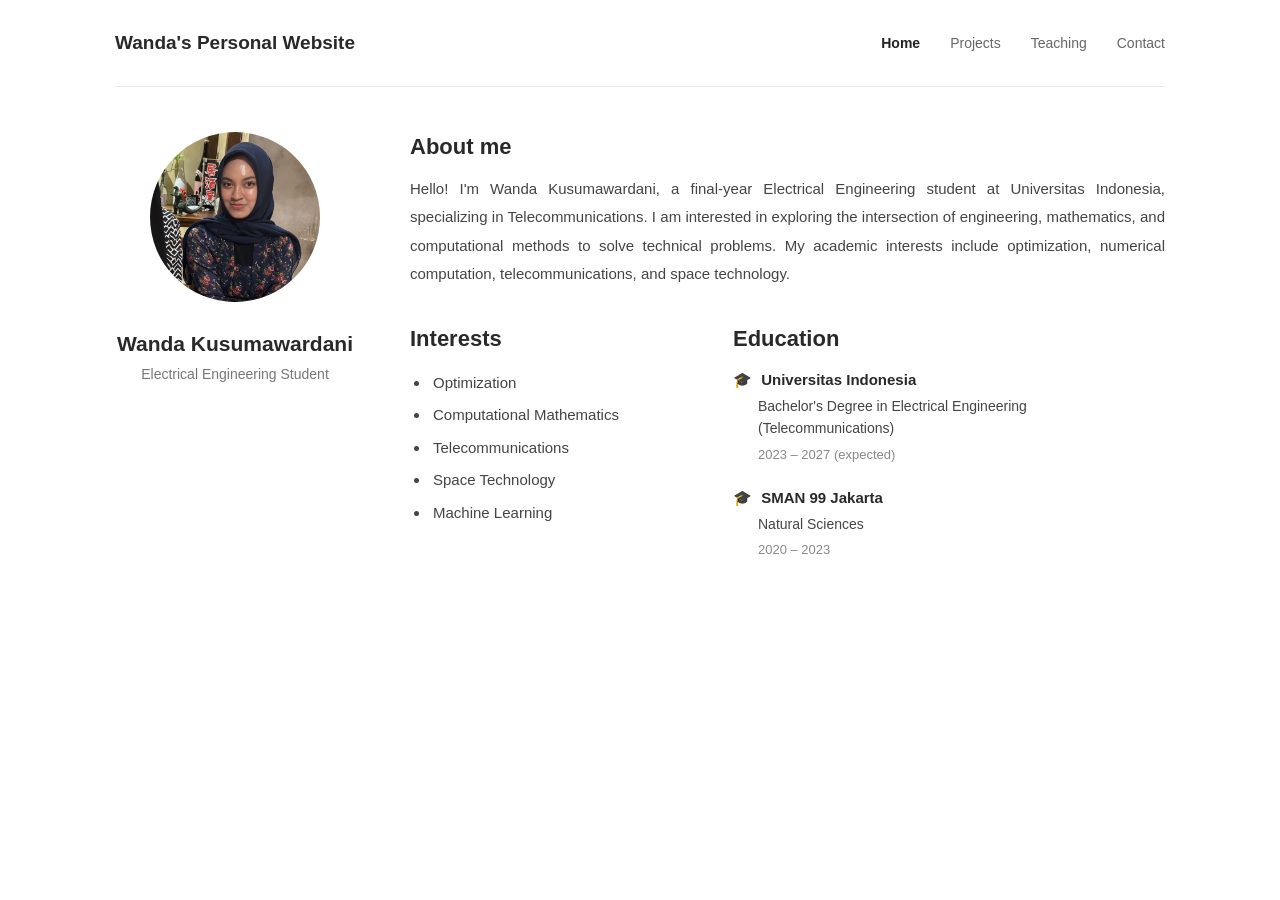
<file: index.html>
<!DOCTYPE html>
<html lang="en">

<head>
    <meta charset="UTF-8">
    <meta name="viewport" content="width=device-width, initial-scale=1.0">

    <title>Wanda's Personal Website</title>

    <link rel="stylesheet" href="css/style.css">
</head>

<body>

<div class="container">

    <nav class="navbar">

        <a href="index.html" class="site-name">
            Wanda's Personal Website
        </a>

        <ul class="nav-links">
            <li><a href="index.html" class="active">Home</a></li>
            <li><a href="projects.html">Projects</a></li>
            <li><a href="teaching.html">Teaching</a></li>
            <li><a href="contact.html">Contact</a></li>
        </ul>

    </nav>

    <main class="home-layout">

        <aside class="profile">

            <img
                src="images/foto_diri_wanda_kebaya.jpg"
                alt="Wanda Kusumawardani"
                class="profile-photo"
            >

            <h1>Wanda Kusumawardani</h1>

            <p class="profile-description">
                Electrical Engineering Student
            </p>

        </aside>

        <div class="main-content">

            <section class="about-section">

                <h2>About me</h2>

                <p>
                    Hello! I'm Wanda Kusumawardani, a final-year
                    Electrical Engineering student at Universitas
                    Indonesia, specializing in Telecommunications.
                    I am interested in exploring the intersection
                    of engineering, mathematics, and computational
                    methods to solve technical problems. My academic
                    interests include optimization, numerical
                    computation, telecommunications, and space
                    technology.
                </p>

            </section>

            <div class="details-layout">

                <section class="interests-section">

                    <h2>Interests</h2>

                    <ul class="content-list">
                        <li>Optimization</li>
                        <li>Computational Mathematics</li>
                        <li>Telecommunications</li>
                        <li>Space Technology</li>
                        <li>Machine Learning</li>
                    </ul>

                </section>

                <section class="education-section">

                    <h2>Education</h2>

                    <div class="education-item">

                        <h3>
                            <span class="education-icon">🎓</span>
                            Universitas Indonesia
                        </h3>

                        <p>
                            Bachelor's Degree in Electrical Engineering
                            (Telecommunications)
                        </p>

                        <span class="education-year">
                            2023 – 2027 (expected)
                        </span>

                    </div>

                    <div class="education-item">

                        <h3>
                            <span class="education-icon">🎓</span>
                            SMAN 99 Jakarta
                        </h3>

                        <p>
                            Natural Sciences
                        </p>

                        <span class="education-year">
                            2020 – 2023
                        </span>

                    </div>

                </section>

            </div>

        </div>

    </main>

    <footer></footer>

</div>

</body>
</html>
</file>
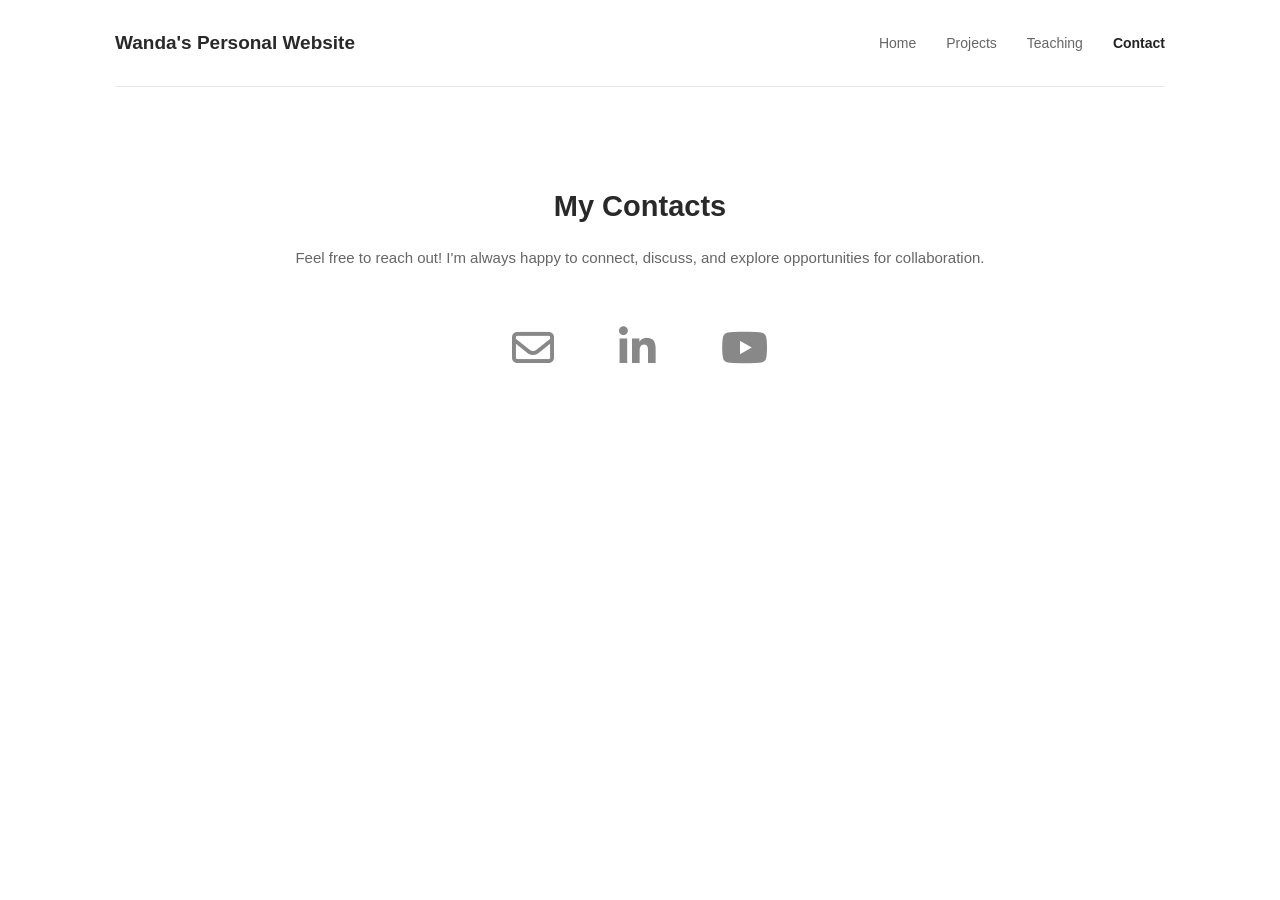
<file: contact.html>
<!DOCTYPE html>
<html lang="en">

<head>
    <meta charset="UTF-8">
    <meta name="viewport" content="width=device-width, initial-scale=1.0">

    <title>Wanda's Personal Website | Contact</title>

    <link rel="stylesheet" href="css/style.css">

    <!-- Icon Library -->
    <link rel="stylesheet"
    href="https://cdnjs.cloudflare.com/ajax/libs/font-awesome/6.5.2/css/all.min.css">

</head>

<body>

<div class="container">

    <!-- NAVIGATION -->

    <nav class="navbar">

        <a href="index.html" class="site-name">
            Wanda's Personal Website
        </a>

        <ul class="nav-links">
            <li><a href="index.html">Home</a></li>
            <li><a href="projects.html">Projects</a></li>
            <li><a href="teaching.html">Teaching</a></li>
            <li><a href="contact.html" class="active">Contact</a></li>
        </ul>

    </nav>


    <!-- CONTACT CONTENT -->

    <main class="contact-page">

        <h1>My Contacts</h1>

        <p class="contact-intro">
            Feel free to reach out! I'm always happy to connect,
            discuss, and explore opportunities for
            collaboration.
        </p>

        <div class="contact-links">

            <!-- EMAIL -->
            <a href="mailto:wandakusumawardani1@gmail.com"
               class="contact-icon"
               aria-label="Email">

                <i class="fa-regular fa-envelope"></i>

            </a>


            <!-- LINKEDIN -->
            <a href="https://www.linkedin.com/in/wanda-kusumawardani/"
               class="contact-icon"
               target="_blank"
               rel="noopener noreferrer"
               aria-label="LinkedIn">

                <i class="fa-brands fa-linkedin-in"></i>

            </a>


            <!-- YOUTUBE -->
            <a href="https://youtube.com/@wandakusumawardani491?si=_btyNX0BkgXaR24u"
               class="contact-icon"
               target="_blank"
               rel="noopener noreferrer"
               aria-label="YouTube">

                <i class="fa-brands fa-youtube"></i>

            </a>

        </div>

    </main>


    <footer></footer>

</div>

</body>
</html>
</file>
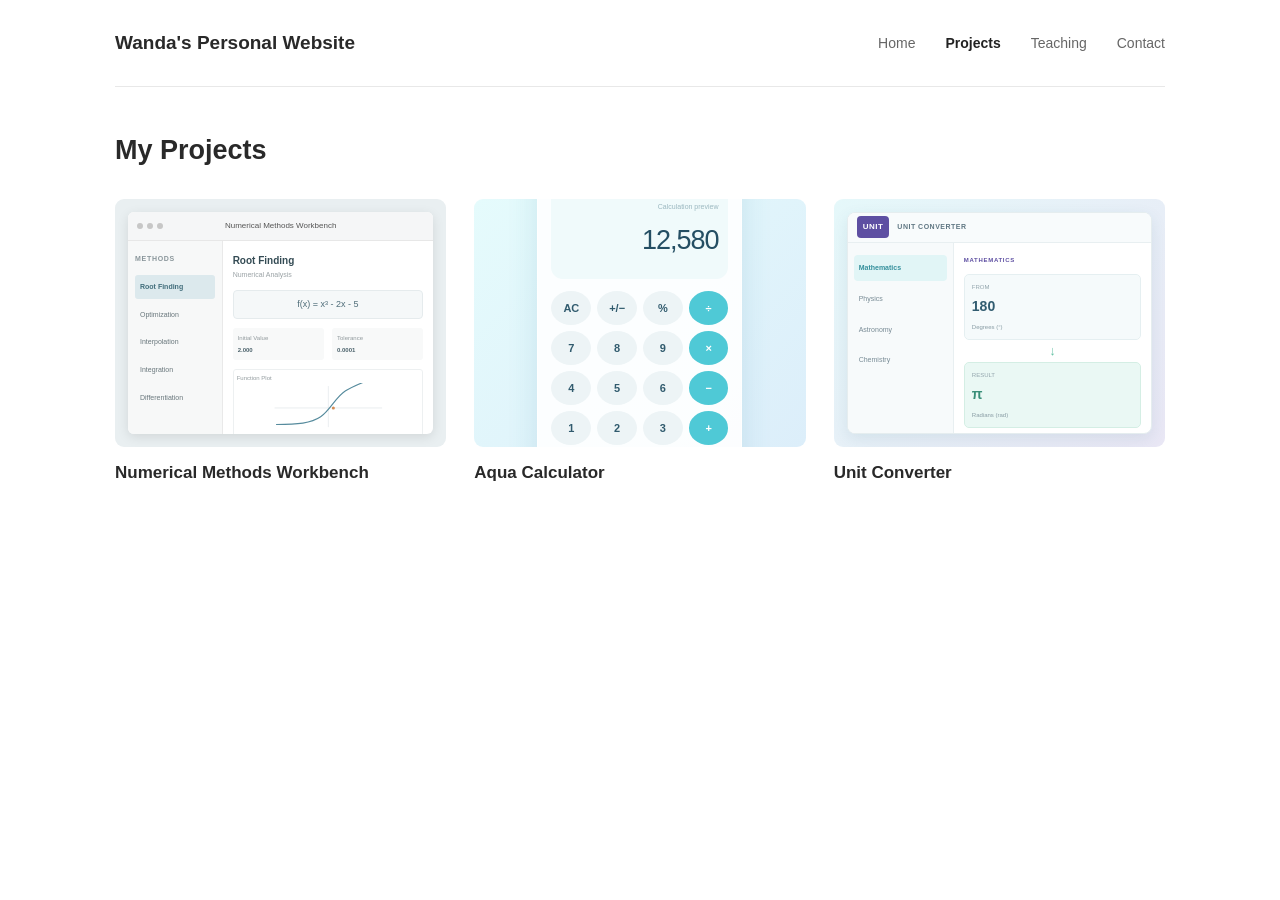
<file: projects.html>
<!DOCTYPE html>
<html lang="en">

<head>
    <meta charset="UTF-8">
    <meta name="viewport" content="width=device-width, initial-scale=1.0">
    <title>Wanda's Personal Website | Projects</title>
    <link rel="stylesheet" href="css/style.css">
</head>

<body>

<div class="container">

    <!-- NAVIGATION -->
    <nav class="navbar">
        <a href="index.html" class="site-name">
            Wanda's Personal Website
        </a>

        <ul class="nav-links">
            <li><a href="index.html">Home</a></li>
            <li><a href="projects.html" class="active">Projects</a></li>
            <li><a href="teaching.html">Teaching</a></li>
            <li><a href="contact.html">Contact</a></li>
        </ul>
    </nav>

    <!-- PROJECTS -->
    <main class="projects-page">

        <h1 class="projects-title">My Projects</h1>

        <div class="projects-grid">

            <!-- PROJECT 1: NUMERICAL METHODS WORKBENCH -->

            <a href="#" class="project-card">

                <div class="project-preview numerical-preview">

                    <div class="workbench-window">

                        <div class="window-header">
                            <div class="window-dots">
                                <span></span>
                                <span></span>
                                <span></span>
                            </div>
                            <span>Numerical Methods Workbench</span>
                        </div>

                        <div class="workbench-content">

                            <div class="workbench-sidebar">
                                <div class="sidebar-heading">METHODS</div>
                                <div class="sidebar-option selected">Root Finding</div>
                                <div class="sidebar-option">Optimization</div>
                                <div class="sidebar-option">Interpolation</div>
                                <div class="sidebar-option">Integration</div>
                                <div class="sidebar-option">Differentiation</div>
                            </div>

                            <div class="workbench-main">

                                <div class="workbench-heading">Root Finding</div>
                                <div class="workbench-subheading">Numerical Analysis</div>

                                <div class="equation-box">
                                    f(x) = x³ - 2x - 5
                                </div>

                                <div class="parameter-row">
                                    <div>
                                        <span>Initial Value</span>
                                        <strong>2.000</strong>
                                    </div>
                                    <div>
                                        <span>Tolerance</span>
                                        <strong>0.0001</strong>
                                    </div>
                                </div>

                                <div class="graph-box">
                                    <div class="graph-label">Function Plot</div>

                                    <svg viewBox="0 0 300 125"
                                         xmlns="http://www.w3.org/2000/svg">

                                        <line x1="10" y1="65" x2="290" y2="65"
                                              stroke="#c9d2d8" stroke-width="1"/>

                                        <line x1="150" y1="8" x2="150" y2="115"
                                              stroke="#c9d2d8" stroke-width="1"/>

                                        <path d="M 15 108 C 70 108, 105 105, 130 88
                                                 S 170 35, 195 20
                                                 S 250 -5, 285 -20"
                                              fill="none"
                                              stroke="#568b9d"
                                              stroke-width="3"
                                              stroke-linecap="round"/>

                                        <circle cx="163" cy="65" r="4" fill="#d58c55"/>
                                    </svg>
                                </div>

                                <div class="workbench-result">
                                    <span>Computed Root</span>
                                    <strong>2.0946</strong>
                                </div>

                            </div>
                        </div>
                    </div>
                </div>

                <h2>Numerical Methods Workbench</h2>

            </a>


            <!-- PROJECT 2: AQUA CALCULATOR -->

            <a href="#aqua-calculator-modal"
               class="project-card"
               onclick="openAquaCalculator(event)">

                <div class="project-preview aqua-preview">

                    <div class="aqua-device">

                        <div class="aqua-top">
                            <span>AQUA</span>
                            <span>CALCULATOR</span>
                        </div>

                        <div class="aqua-screen">
                            <div class="aqua-history">Calculation preview</div>
                            <div class="aqua-number">12,580</div>
                        </div>

                        <div class="aqua-mini-keys">
                            <span>AC</span>
                            <span>+/−</span>
                            <span>%</span>
                            <span>÷</span>

                            <span>7</span>
                            <span>8</span>
                            <span>9</span>
                            <span>×</span>

                            <span>4</span>
                            <span>5</span>
                            <span>6</span>
                            <span>−</span>

                            <span>1</span>
                            <span>2</span>
                            <span>3</span>
                            <span>+</span>

                            <span class="mini-zero">0</span>
                            <span>.</span>
                            <span>=</span>
                        </div>

                    </div>
                </div>

                <h2>Aqua Calculator</h2>

            </a>


            <!-- PROJECT 3: UNIT CONVERTER -->

            <a href="unit-converter.html" class="project-card">

                <div class="project-preview unit-preview">

                    <div class="unit-preview-window">

                        <div class="unit-preview-header">
                            <span class="unit-preview-logo">UNIT</span>
                            <span>UNIT CONVERTER</span>
                        </div>

                        <div class="unit-preview-body">

                            <div class="unit-preview-sidebar">
                                <div class="unit-category active">Mathematics</div>
                                <div class="unit-category">Physics</div>
                                <div class="unit-category">Astronomy</div>
                                <div class="unit-category">Chemistry</div>
                            </div>

                            <div class="unit-preview-main">

                                <div class="unit-preview-label">MATHEMATICS</div>

                                <div class="unit-preview-box">
                                    <small>FROM</small>
                                    <strong>180</strong>
                                    <span>Degrees (°)</span>
                                </div>

                                <div class="unit-preview-arrow">↓</div>

                                <div class="unit-preview-box result">
                                    <small>RESULT</small>
                                    <strong>π</strong>
                                    <span>Radians (rad)</span>
                                </div>

                            </div>
                        </div>
                    </div>
                </div>

                <h2>Unit Converter</h2>

            </a>

        </div>
    </main>


    <!-- AQUA CALCULATOR MODAL -->

    <div class="aqua-modal"
         id="aqua-calculator-modal"
         role="dialog"
         aria-modal="true"
         aria-labelledby="aqua-title">

        <div class="aqua-modal-content">

            <div class="aqua-modal-header">
                <div>
                    <h3 id="aqua-title">Aqua Calculator</h3>
                    <p>Simple everyday calculator</p>
                </div>

                <button class="aqua-close"
                        onclick="closeAquaCalculator()"
                        aria-label="Close calculator">
                    ×
                </button>
            </div>

            <div class="aqua-main-display">
                <div class="aqua-expression" id="aqua-expression"></div>
                <div class="aqua-result" id="aqua-result" aria-live="polite">0</div>
            </div>

            <div class="aqua-modal-keys">

                <button class="aqua-utility" onclick="aquaClear()">AC</button>
                <button class="aqua-utility" onclick="aquaSign()">+/−</button>
                <button class="aqua-utility" onclick="aquaPercent()">%</button>
                <button class="aqua-operator" onclick="aquaOperator('÷')">÷</button>

                <button onclick="aquaNumber('7')">7</button>
                <button onclick="aquaNumber('8')">8</button>
                <button onclick="aquaNumber('9')">9</button>
                <button class="aqua-operator" onclick="aquaOperator('×')">×</button>

                <button onclick="aquaNumber('4')">4</button>
                <button onclick="aquaNumber('5')">5</button>
                <button onclick="aquaNumber('6')">6</button>
                <button class="aqua-operator" onclick="aquaOperator('−')">−</button>

                <button onclick="aquaNumber('1')">1</button>
                <button onclick="aquaNumber('2')">2</button>
                <button onclick="aquaNumber('3')">3</button>
                <button class="aqua-operator" onclick="aquaOperator('+')">+</button>

                <button class="aqua-zero" onclick="aquaNumber('0')">0</button>
                <button onclick="aquaDecimal()">.</button>
                <button class="aqua-equals" onclick="aquaEquals()">=</button>

            </div>
        </div>
    </div>


    <footer></footer>

</div>


<!-- AQUA CALCULATOR JAVASCRIPT -->

<script>

let aquaCurrent = "0";
let aquaStored = null;
let aquaPending = null;
let aquaWaiting = false;
let aquaFinished = false;

const aquaResult = document.getElementById("aqua-result");
const aquaExpression = document.getElementById("aqua-expression");
const aquaModal = document.getElementById("aqua-calculator-modal");

function openAquaCalculator(event) {
    event.preventDefault();

    aquaModal.classList.add("show");
    document.body.style.overflow = "hidden";

    aquaClear();

    const firstButton = aquaModal.querySelector(".aqua-modal-keys button");
    if (firstButton) firstButton.focus();
}

function closeAquaCalculator() {
    aquaModal.classList.remove("show");
    document.body.style.overflow = "";
}

aquaModal.addEventListener("click", function(event) {
    if (event.target === aquaModal) {
        closeAquaCalculator();
    }
});

function aquaRender() {

    if (aquaCurrent === "Error") {
        aquaResult.textContent = "Error";
        return;
    }

    const parts = aquaCurrent.split(".");
    let integer = parts[0];
    const decimal = parts[1];

    const sign = integer.startsWith("-") ? "-" : "";
    let digits = sign ? integer.slice(1) : integer;

    digits = digits.replace(/\B(?=(\d{3})+(?!\d))/g, ",");

    aquaResult.textContent =
        sign + digits + (decimal !== undefined ? "." + decimal : "");
}

function aquaNumber(number) {

    if (aquaCurrent === "Error") aquaClear();

    if (aquaWaiting || aquaFinished) {
        aquaCurrent = number;
        aquaWaiting = false;
        aquaFinished = false;
    } else {
        if (aquaCurrent.replace("-", "").replace(".", "").length >= 15) return;

        aquaCurrent = aquaCurrent === "0"
            ? number
            : aquaCurrent + number;
    }

    aquaRender();
}

function aquaDecimal() {

    if (aquaCurrent === "Error") aquaClear();

    if (aquaWaiting || aquaFinished) {
        aquaCurrent = "0.";
        aquaWaiting = false;
        aquaFinished = false;
    } else if (!aquaCurrent.includes(".")) {
        aquaCurrent += ".";
    }

    aquaRender();
}

function aquaCalculate(a, b, operator) {

    switch (operator) {
        case "+":
            return a + b;
        case "−":
            return a - b;
        case "×":
            return a * b;
        case "÷":
            return b === 0 ? NaN : a / b;
        default:
            return NaN;
    }
}

function aquaClean(number) {

    if (!Number.isFinite(number)) return "Error";

    const result = Number.parseFloat(number.toPrecision(11));

    return String(Object.is(result, -0) ? 0 : result);
}

function aquaOperator(operator) {

    if (aquaCurrent === "Error") return;

    let value = Number(aquaCurrent);

    if (aquaPending && !aquaWaiting) {

        value = aquaCalculate(aquaStored, value, aquaPending);
        aquaCurrent = aquaClean(value);

        if (aquaCurrent === "Error") {
            aquaStored = null;
            aquaPending = null;
            aquaWaiting = false;
            aquaRender();
            return;
        }

    } else {
        aquaStored = value;
    }

    aquaStored = Number(aquaCurrent);
    aquaPending = operator;
    aquaWaiting = true;
    aquaFinished = false;

    aquaExpression.textContent = "";
    aquaRender();
}

function aquaEquals() {

    if (!aquaPending || aquaWaiting || aquaCurrent === "Error") return;

    const secondValue = Number(aquaCurrent);

    const result = aquaCalculate(
        aquaStored,
        secondValue,
        aquaPending
    );

    aquaExpression.textContent =
        `${aquaStored} ${aquaPending} ${secondValue} =`;

    aquaCurrent = aquaClean(result);

    aquaStored = null;
    aquaPending = null;
    aquaWaiting = true;
    aquaFinished = true;

    aquaRender();
}

function aquaClear() {

    aquaCurrent = "0";
    aquaStored = null;
    aquaPending = null;
    aquaWaiting = false;
    aquaFinished = false;

    aquaExpression.textContent = "";

    aquaRender();
}

function aquaSign() {

    if (aquaCurrent === "0" || aquaCurrent === "Error") return;

    aquaCurrent = String(-Number(aquaCurrent));
    aquaRender();
}

function aquaPercent() {

    if (aquaCurrent === "Error") return;

    aquaCurrent = aquaClean(Number(aquaCurrent) / 100);
    aquaWaiting = false;
    aquaFinished = false;

    aquaRender();
}


// KEYBOARD SUPPORT

document.addEventListener("keydown", function(event) {

    if (!aquaModal.classList.contains("show")) return;

    if (/^[0-9]$/.test(event.key)) {
        aquaNumber(event.key);
    }

    else if (event.key === ".") {
        aquaDecimal();
    }

    else if (event.key === "Enter" || event.key === "=") {
        event.preventDefault();
        aquaEquals();
    }

    else if (event.key === "Escape") {
        closeAquaCalculator();
    }

    else if (event.key === "Backspace") {

        if (!aquaWaiting && aquaCurrent !== "Error") {

            aquaCurrent = aquaCurrent.length > 1
                ? aquaCurrent.slice(0, -1)
                : "0";

            if (aquaCurrent === "-") aquaCurrent = "0";

            aquaRender();
        }
    }

    else if (["+", "-", "*", "/"].includes(event.key)) {

        const operators = {
            "+": "+",
            "-": "−",
            "*": "×",
            "/": "÷"
        };

        aquaOperator(operators[event.key]);
    }

    else if (event.key === "%") {
        aquaPercent();
    }

});

</script>

</body>
</html>
</file>
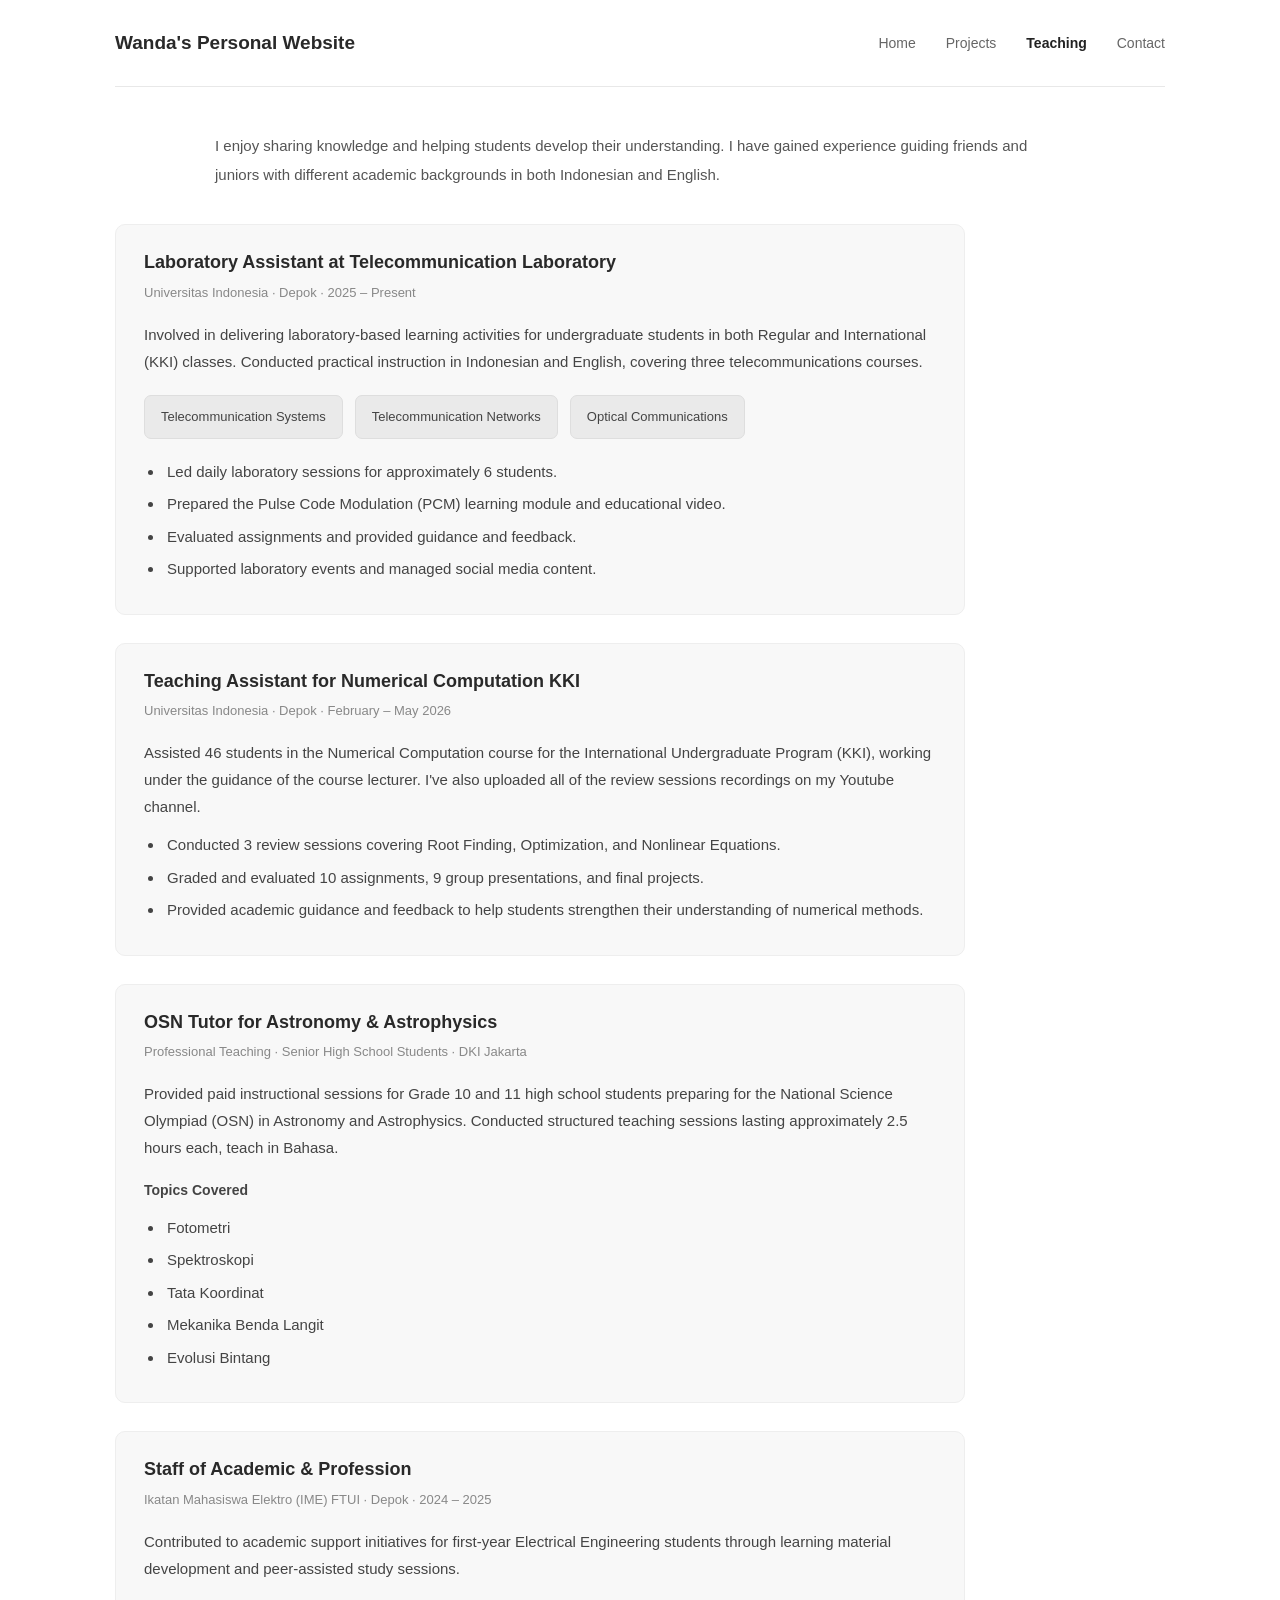
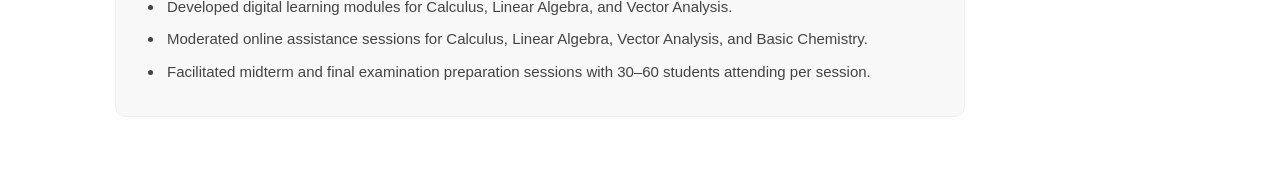
<file: teaching.html>
<!DOCTYPE html>
<html lang="en">

<head>
    <meta charset="UTF-8">
    <meta name="viewport" content="width=device-width, initial-scale=1.0">

    <title>Wanda's Personal Website | Teaching</title>

    <link rel="stylesheet" href="css/style.css">
</head>

<body>

<div class="container">

    <!-- NAVIGATION -->

    <nav class="navbar">

        <a href="index.html" class="site-name">
            Wanda's Personal Website
        </a>

        <ul class="nav-links">
            <li><a href="index.html">Home</a></li>
            <li><a href="projects.html">Projects</a></li>
            <li><a href="teaching.html" class="active">Teaching</a></li>
            <li><a href="contact.html">Contact</a></li>
        </ul>

    </nav>


    <!-- TEACHING CONTENT -->

    <main>

        

        <p class="teaching-intro">
            I enjoy sharing knowledge and helping students
            develop their understanding.
            I have gained experience guiding friends and juniors with
            different academic backgrounds in both Indonesian
            and English.
        </p>


        <!-- EXPERIENCE 1: LABORATORY ASSISTANT -->

        <section class="teaching-item teaching-card">

            <h2>Laboratory Assistant at Telecommunication Laboratory</h2>

            <p class="teaching-meta">
                Universitas Indonesia · Depok · 2025 – Present
            </p>

            <p>
                Involved in delivering laboratory-based learning
                activities for undergraduate students in both
                Regular and International (KKI) classes.
                Conducted practical instruction in Indonesian
                and English, covering three telecommunications
                courses.
            </p>

<div class="teaching-subjects">

    <div class="subject-card">
        Telecommunication Systems
    </div>

    <div class="subject-card">
        Telecommunication Networks
    </div>

    <div class="subject-card">
        Optical Communications
    </div>

</div>

            <ul class="content-list">
                <li>Led daily laboratory sessions for approximately 6 students.</li>
                <li>Prepared the Pulse Code Modulation (PCM) learning module and educational video.</li>
                <li>Evaluated assignments and provided guidance and feedback.</li>
                <li>Supported laboratory events and managed social media content.</li>
            </ul>

        </section>


        <!-- EXPERIENCE 2: NUMERICAL COMPUTATION -->

        <section class="teaching-item teaching-card">

            <h2>Teaching Assistant for Numerical Computation KKI</h2>

            <p class="teaching-meta">
                Universitas Indonesia · Depok · February – May 2026
            </p>

            <p>
                Assisted 46 students in the Numerical Computation
                course for the International Undergraduate Program
                (KKI), working under the guidance of the course
                lecturer. I've also uploaded all of the review sessions recordings on my Youtube channel.
            </p>

            <ul class="content-list">
                <li>Conducted 3 review sessions covering Root Finding, Optimization, and Nonlinear Equations.</li>
                <li>Graded and evaluated 10 assignments, 9 group presentations, and final projects.</li>
                <li>Provided academic guidance and feedback to help students strengthen their understanding of numerical methods.</li>
            </ul>

        </section>


        
        <!-- EXPERIENCE 3: PROFESSIONAL TEACHING -->

        <section class="teaching-item teaching-card">

            <h2>OSN Tutor for Astronomy & Astrophysics </h2>

            <p class="teaching-meta">
                Professional Teaching · Senior High School Students · DKI Jakarta
            </p>

            <p>
                Provided paid instructional sessions for Grade 10
                and 11 high school students preparing for the
                National Science Olympiad (OSN) in Astronomy and
                Astrophysics. Conducted structured teaching sessions
                lasting approximately 2.5 hours each, teach in Bahasa.
            </p>

            <p class="teaching-topic-title">
                Topics Covered
            </p>

            <ul class="content-list">
                <li>Fotometri</li>
                <li>Spektroskopi</li>
                <li>Tata Koordinat</li>
                <li>Mekanika Benda Langit</li>
                <li>Evolusi Bintang</li>
            </ul>

        </section>


        <!-- EXPERIENCE 4: IME FTUI -->

        <section class="teaching-item teaching-card">

            <h2>Staff of Academic & Profession</h2>

            <p class="teaching-meta">
                Ikatan Mahasiswa Elektro (IME) FTUI · Depok · 2024 – 2025
            </p>

            <p>
                Contributed to academic support initiatives
                for first-year Electrical Engineering students
                through learning material development and
                peer-assisted study sessions.
            </p>

            <ul class="content-list">
                <li>Developed digital learning modules for Calculus, Linear Algebra, and Vector Analysis.</li>
                <li>Moderated online assistance sessions for Calculus, Linear Algebra, Vector Analysis, and Basic Chemistry.</li>
                <li>Facilitated midterm and final examination preparation sessions with 30–60 students attending per session.</li>
            </ul>

        </section>


    <footer>
        
    </footer>

</div>

</body>
</html>
</file>
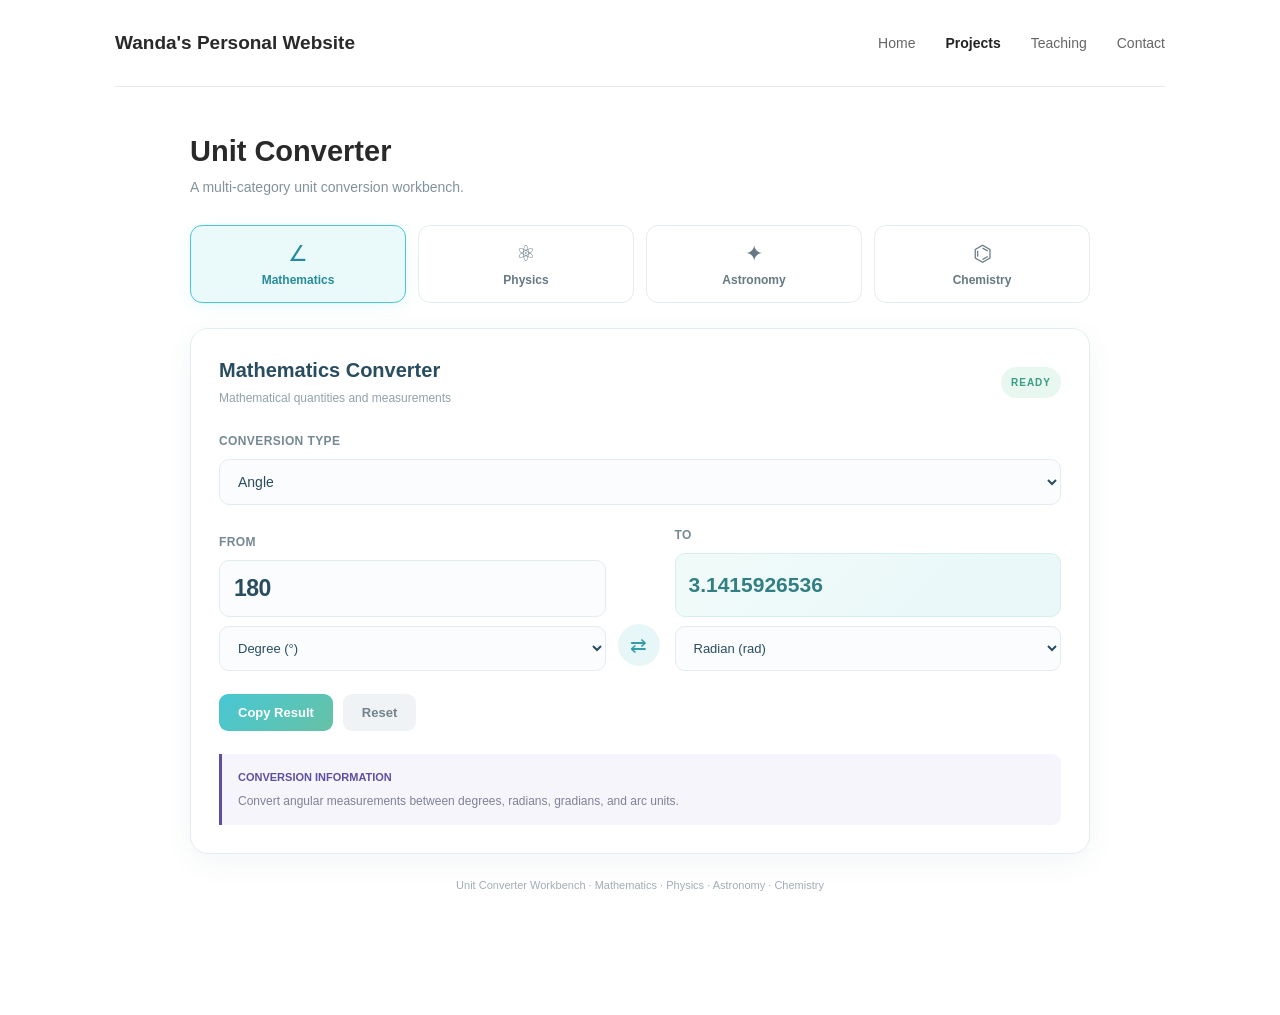
<file: unit-converter.html>
<!DOCTYPE html>
<html lang="en">

<head>
<meta charset="UTF-8">
<meta name="viewport" content="width=device-width, initial-scale=1.0">

<title>Unit Converter | Wanda's Personal Website</title>

<link rel="stylesheet" href="css/style.css">

<style>

/* =====================================
   UNIT CONVERTER THEME
===================================== */

:root {
    --uc-cyan: #48C7D4;
    --uc-aqua: #8DE0E2;
    --uc-mint: #66C2A5;
    --uc-purple: #5E4FA2;
    --uc-dark: #294D60;
    --uc-grey: #84959F;
    --uc-light: #F3F8F9;
    --uc-border: #E4ECEF;
}

.uc-page {
    max-width: 900px;
    margin: 10px auto 80px;
}

.uc-heading {
    margin-bottom: 25px;
}

.uc-heading h1 {
    font-size: 29px;
    margin-bottom: 5px;
}

.uc-heading p {
    color: #82929B;
    font-size: 14px;
}

/* CATEGORY NAVIGATION */

.uc-categories {
    display: grid;
    grid-template-columns: repeat(4, 1fr);
    gap: 12px;
    margin-bottom: 25px;
}

.uc-category {
    border: 1px solid var(--uc-border);
    border-radius: 12px;
    padding: 15px 8px;
    background: white;
    color: #657984;
    cursor: pointer;
    transition: .2s;
    text-align: center;
    font-family: inherit;
}

.uc-category .uc-category-icon {
    display: block;
    font-size: 22px;
    margin-bottom: 5px;
}

.uc-category span:last-child {
    font-size: 12px;
    font-weight: 600;
}

.uc-category:hover {
    border-color: var(--uc-cyan);
    transform: translateY(-2px);
}

.uc-category.active {
    background: #EAF9FA;
    border-color: var(--uc-cyan);
    color: #268B9B;
    box-shadow: 0 4px 15px rgba(72,199,212,.10);
}

/* MAIN PANEL */

.uc-panel {
    background: white;
    border: 1px solid var(--uc-border);
    border-radius: 18px;
    padding: 28px;
    box-shadow: 0 8px 30px rgba(43,95,112,.055);
}

.uc-panel-header {
    display: flex;
    justify-content: space-between;
    align-items: center;
    gap: 15px;
    margin-bottom: 22px;
}

.uc-panel-header h2 {
    font-size: 20px;
    margin: 0;
    color: var(--uc-dark);
}

.uc-panel-header p {
    font-size: 12px;
    color: #91A2AA;
    margin-top: 4px;
}

.uc-status {
    font-size: 10px;
    font-weight: 700;
    letter-spacing: 1px;
    color: #399C83;
    background: #E8F7F0;
    padding: 7px 10px;
    border-radius: 20px;
}

/* QUANTITY */

.uc-quantity {
    margin-bottom: 20px;
}

.uc-label {
    display: block;
    font-size: 12px;
    font-weight: 700;
    color: #758994;
    margin-bottom: 8px;
    letter-spacing: .4px;
}

.uc-select,
.uc-input {
    width: 100%;
    border: 1px solid var(--uc-border);
    border-radius: 10px;
    padding: 13px 14px;
    font-family: inherit;
    font-size: 14px;
    color: var(--uc-dark);
    background: #FAFCFD;
    outline: none;
    transition: .2s;
}

.uc-select:focus,
.uc-input:focus {
    border-color: var(--uc-cyan);
    box-shadow: 0 0 0 3px rgba(72,199,212,.10);
}

/* CONVERSION LAYOUT */

.uc-conversion {
    display: grid;
    grid-template-columns: 1fr 45px 1fr;
    gap: 12px;
    align-items: end;
}

.uc-field {
    min-width: 0;
}

.uc-swap {
    width: 42px;
    height: 42px;
    border: none;
    border-radius: 50%;
    background: #E7F7F8;
    color: #329CAB;
    font-size: 20px;
    cursor: pointer;
    margin-bottom: 5px;
    transition: .2s;
}

.uc-swap:hover {
    background: #D3F0F1;
    transform: rotate(180deg);
}

.uc-input {
    height: 57px;
    font-size: 23px;
    font-weight: 600;
    letter-spacing: -.5px;
}

.uc-result {
    min-height: 57px;
    border: 1px solid #D7EFEB;
    border-radius: 10px;
    background: linear-gradient(135deg,#F0FBF9,#E9F7F9);
    padding: 13px;
    display: flex;
    align-items: center;
    color: #327F83;
    font-size: 21px;
    font-weight: 650;
    overflow-wrap: anywhere;
}

/* UNIT SELECT */

.uc-unit {
    margin-top: 9px;
    font-size: 13px;
}

/* ACTIONS */

.uc-actions {
    display: flex;
    gap: 10px;
    margin-top: 23px;
}

.uc-action {
    padding: 11px 19px;
    border-radius: 9px;
    border: none;
    font-family: inherit;
    font-size: 13px;
    font-weight: 600;
    cursor: pointer;
    transition: .2s;
}

.uc-copy {
    background: linear-gradient(135deg,var(--uc-cyan),var(--uc-mint));
    color: white;
}

.uc-copy:hover {
    filter: brightness(.96);
    transform: translateY(-1px);
}

.uc-reset {
    background: #F0F3F5;
    color: #71838D;
}

.uc-reset:hover {
    background: #E6ECEF;
}

/* RESULT INFORMATION */

.uc-information {
    margin-top: 23px;
    padding: 14px 16px;
    border-left: 3px solid var(--uc-purple);
    background: #F7F5FC;
    border-radius: 0 9px 9px 0;
}

.uc-information-title {
    font-size: 11px;
    font-weight: 700;
    color: var(--uc-purple);
    margin-bottom: 4px;
}

.uc-information p {
    font-size: 12px;
    color: #7F8197;
    line-height: 1.7;
}

.uc-footer-note {
    margin-top: 22px;
    text-align: center;
    font-size: 11px;
    color: #A0ADB3;
}

/* RESPONSIVE */

@media(max-width:650px) {

    .uc-page {
        margin-top: 0;
    }

    .uc-heading h1 {
        font-size: 25px;
    }

    .uc-categories {
        grid-template-columns: repeat(2,1fr);
    }

    .uc-panel {
        padding: 19px;
    }

    .uc-panel-header {
        align-items: flex-start;
    }

    .uc-conversion {
        grid-template-columns: 1fr;
        gap: 13px;
    }

    .uc-swap {
        margin: 0 auto;
        transform: rotate(90deg);
    }

    .uc-swap:hover {
        transform: rotate(270deg);
    }

    .uc-input,
    .uc-result {
        font-size: 20px;
    }

    .uc-actions {
        flex-wrap: wrap;
    }
}

</style>
</head>

<body>

<div class="container">

    <!-- NAVIGATION -->

    <nav class="navbar">

        <a href="index.html" class="site-name">
            Wanda's Personal Website
        </a>

        <ul class="nav-links">
            <li><a href="index.html">Home</a></li>
            <li><a href="projects.html" class="active">Projects</a></li>
            <li><a href="teaching.html">Teaching</a></li>
            <li><a href="contact.html">Contact</a></li>
        </ul>

    </nav>


    <!-- UNIT CONVERTER -->

    <main class="uc-page">

        <div class="uc-heading">
            <h1>Unit Converter</h1>
            <p>A multi-category unit conversion workbench.</p>
        </div>


        <!-- CATEGORY BUTTONS -->

        <div class="uc-categories">

            <button class="uc-category active" data-category="mathematics">
                <span class="uc-category-icon">∠</span>
                <span>Mathematics</span>
            </button>

            <button class="uc-category" data-category="physics">
                <span class="uc-category-icon">⚛</span>
                <span>Physics</span>
            </button>

            <button class="uc-category" data-category="astronomy">
                <span class="uc-category-icon">✦</span>
                <span>Astronomy</span>
            </button>

            <button class="uc-category" data-category="chemistry">
                <span class="uc-category-icon">⌬</span>
                <span>Chemistry</span>
            </button>

        </div>


        <!-- CONVERTER PANEL -->

        <section class="uc-panel">

            <div class="uc-panel-header">

                <div>
                    <h2 id="uc-title">Mathematics Converter</h2>
                    <p id="uc-description">Mathematical quantities and measurements</p>
                </div>

                <span class="uc-status">READY</span>

            </div>


            <!-- QUANTITY -->

            <div class="uc-quantity">

                <label class="uc-label" for="uc-quantity">
                    CONVERSION TYPE
                </label>

                <select class="uc-select" id="uc-quantity"></select>

            </div>


            <!-- CONVERSION FIELDS -->

            <div class="uc-conversion">

                <div class="uc-field">

                    <label class="uc-label" for="uc-input">
                        FROM
                    </label>

                    <input
                        type="number"
                        id="uc-input"
                        class="uc-input"
                        value="180"
                        step="any"
                    >

                    <select id="uc-from" class="uc-select uc-unit"></select>

                </div>


                <button class="uc-swap" id="uc-swap" title="Swap units">
                    ⇄
                </button>


                <div class="uc-field">

                    <label class="uc-label">
                        TO
                    </label>

                    <div class="uc-result" id="uc-result">
                        3.141593
                    </div>

                    <select id="uc-to" class="uc-select uc-unit"></select>

                </div>

            </div>


            <!-- ACTIONS -->

            <div class="uc-actions">

                <button class="uc-action uc-copy" id="uc-copy">
                    Copy Result
                </button>

                <button class="uc-action uc-reset" id="uc-reset">
                    Reset
                </button>

            </div>


            <!-- INFORMATION -->

            <div class="uc-information">

                <div class="uc-information-title">
                    CONVERSION INFORMATION
                </div>

                <p id="uc-information">
                    Convert angles between degrees, radians, and gradians.
                </p>

            </div>

        </section>


        <div class="uc-footer-note">
            Unit Converter Workbench · Mathematics · Physics · Astronomy · Chemistry
        </div>

    </main>

    <footer></footer>

</div>


<script>

/* =====================================
   CONVERSION DATABASE
===================================== */

const conversionData = {

    mathematics: {

        title: "Mathematics Converter",
        description: "Mathematical quantities and measurements",

        quantities: {

            angle: {
                label: "Angle",
                info: "Convert angular measurements between degrees, radians, gradians, and arc units.",
                units: {
                    "degree": {
                        label: "Degree (°)",
                        factor: Math.PI / 180
                    },
                    "radian": {
                        label: "Radian (rad)",
                        factor: 1
                    },
                    "gradian": {
                        label: "Gradian (gon)",
                        factor: Math.PI / 200
                    },
                    "arcminute": {
                        label: "Arcminute (′)",
                        factor: Math.PI / 10800
                    },
                    "arcsecond": {
                        label: "Arcsecond (″)",
                        factor: Math.PI / 648000
                    }
                }
            },

            area: {
                label: "Area",
                info: "Convert common units of area.",
                units: {
                    "m2": { label: "Square meter (m²)", factor: 1 },
                    "km2": { label: "Square kilometer (km²)", factor: 1e6 },
                    "cm2": { label: "Square centimeter (cm²)", factor: 1e-4 },
                    "mm2": { label: "Square millimeter (mm²)", factor: 1e-6 },
                    "hectare": { label: "Hectare (ha)", factor: 10000 },
                    "acre": { label: "Acre", factor: 4046.8564224 }
                }
            },

            volume: {
                label: "Geometric Volume",
                info: "Convert cubic and metric volume units.",
                units: {
                    "m3": { label: "Cubic meter (m³)", factor: 1 },
                    "cm3": { label: "Cubic centimeter (cm³)", factor: 1e-6 },
                    "mm3": { label: "Cubic millimeter (mm³)", factor: 1e-9 },
                    "liter": { label: "Liter (L)", factor: 0.001 },
                    "ml": { label: "Milliliter (mL)", factor: 1e-6 }
                }
            }

        }
    },


    physics: {

        title: "Physics Converter",
        description: "Physical quantities and engineering measurements",

        quantities: {

            length: {
                label: "Length",
                info: "Convert distances from nanometers to kilometers and miles.",
                units: {
                    "m": { label: "Meter (m)", factor: 1 },
                    "km": { label: "Kilometer (km)", factor: 1000 },
                    "cm": { label: "Centimeter (cm)", factor: 0.01 },
                    "mm": { label: "Millimeter (mm)", factor: 0.001 },
                    "um": { label: "Micrometer (µm)", factor: 1e-6 },
                    "nm": { label: "Nanometer (nm)", factor: 1e-9 },
                    "mile": { label: "Mile (mi)", factor: 1609.344 },
                    "inch": { label: "Inch (in)", factor: 0.0254 },
                    "foot": { label: "Foot (ft)", factor: 0.3048 }
                }
            },

            mass: {
                label: "Mass",
                info: "Convert mass between metric and imperial units.",
                units: {
                    "kg": { label: "Kilogram (kg)", factor: 1 },
                    "g": { label: "Gram (g)", factor: 0.001 },
                    "mg": { label: "Milligram (mg)", factor: 1e-6 },
                    "tonne": { label: "Metric tonne (t)", factor: 1000 },
                    "lb": { label: "Pound (lb)", factor: 0.45359237 },
                    "oz": { label: "Ounce (oz)", factor: 0.028349523125 }
                }
            },

            time: {
                label: "Time",
                info: "Convert time between seconds, minutes, hours, and days.",
                units: {
                    "s": { label: "Second (s)", factor: 1 },
                    "ms": { label: "Millisecond (ms)", factor: 0.001 },
                    "min": { label: "Minute (min)", factor: 60 },
                    "h": { label: "Hour (h)", factor: 3600 },
                    "day": { label: "Day (d)", factor: 86400 },
                    "week": { label: "Week", factor: 604800 }
                }
            },

            speed: {
                label: "Velocity",
                info: "Convert linear speed between m/s, km/h, mph, and knots.",
                units: {
                    "ms": { label: "Meter per second (m/s)", factor: 1 },
                    "kmh": { label: "Kilometer per hour (km/h)", factor: 1 / 3.6 },
                    "mph": { label: "Mile per hour (mph)", factor: 0.44704 },
                    "knot": { label: "Knot (kn)", factor: 0.5144444444 }
                }
            },

            acceleration: {
                label: "Acceleration",
                info: "Convert acceleration measurements.",
                units: {
                    "ms2": { label: "Meter per second squared (m/s²)", factor: 1 },
                    "g": { label: "Standard gravity (g)", factor: 9.80665 },
                    "cms2": { label: "Centimeter per second squared (cm/s²)", factor: 0.01 }
                }
            },

            force: {
                label: "Force",
                info: "Convert force between newtons and other common units.",
                units: {
                    "N": { label: "Newton (N)", factor: 1 },
                    "kN": { label: "Kilonewton (kN)", factor: 1000 },
                    "dyn": { label: "Dyne (dyn)", factor: 1e-5 },
                    "lbf": { label: "Pound-force (lbf)", factor: 4.4482216153 }
                }
            },

            energy: {
                label: "Energy",
                info: "Convert energy between joules, calories, and kilowatt-hours.",
                units: {
                    "J": { label: "Joule (J)", factor: 1 },
                    "kJ": { label: "Kilojoule (kJ)", factor: 1000 },
                    "cal": { label: "Calorie (cal)", factor: 4.184 },
                    "kcal": { label: "Kilocalorie (kcal)", factor: 4184 },
                    "Wh": { label: "Watt-hour (Wh)", factor: 3600 },
                    "kWh": { label: "Kilowatt-hour (kWh)", factor: 3600000 },
                    "eV": { label: "Electronvolt (eV)", factor: 1.602176634e-19 }
                }
            },

            power: {
                label: "Power",
                info: "Convert power between watts, kilowatts, and horsepower.",
                units: {
                    "W": { label: "Watt (W)", factor: 1 },
                    "kW": { label: "Kilowatt (kW)", factor: 1000 },
                    "MW": { label: "Megawatt (MW)", factor: 1e6 },
                    "hp": { label: "Mechanical horsepower (hp)", factor: 745.6998716 }
                }
            },

            pressure: {
                label: "Pressure",
                info: "Convert pressure between pascals, bars, atmospheres, and torr.",
                units: {
                    "Pa": { label: "Pascal (Pa)", factor: 1 },
                    "kPa": { label: "Kilopascal (kPa)", factor: 1000 },
                    "MPa": { label: "Megapascal (MPa)", factor: 1e6 },
                    "bar": { label: "Bar", factor: 100000 },
                    "atm": { label: "Atmosphere (atm)", factor: 101325 },
                    "torr": { label: "Torr", factor: 101325 / 760 },
                    "psi": { label: "PSI", factor: 6894.757293 }
                }
            },

            temperature: {
                label: "Temperature",
                info: "Convert temperature between Celsius, Fahrenheit, and Kelvin.",
                special: "temperature",
                units: {
                    "C": { label: "Celsius (°C)" },
                    "F": { label: "Fahrenheit (°F)" },
                    "K": { label: "Kelvin (K)" }
                }
            }

        }
    },


    astronomy: {

        title: "Astronomy Converter",
        description: "Astronomical distances, masses, and velocities",

        quantities: {

            distance: {
                label: "Astronomical Distance",
                info: "Convert astronomical distances between kilometers, AU, light-years, and parsecs.",
                units: {
                    "km": { label: "Kilometer (km)", factor: 1000 },
                    "AU": { label: "Astronomical Unit (AU)", factor: 149597870700 },
                    "ly": { label: "Light-year (ly)", factor: 9.4607304725808e15 },
                    "pc": { label: "Parsec (pc)", factor: 3.08567758149137e16 },
                    "kpc": { label: "Kiloparsec (kpc)", factor: 3.08567758149137e19 },
                    "Mpc": { label: "Megaparsec (Mpc)", factor: 3.08567758149137e22 },
                    "m": { label: "Meter (m)", factor: 1 }
                }
            },

            mass: {
                label: "Astronomical Mass",
                info: "Convert mass using kilograms, Earth masses, and solar masses.",
                units: {
                    "kg": { label: "Kilogram (kg)", factor: 1 },
                    "earth": { label: "Earth Mass (M⊕)", factor: 5.9722e24 },
                    "jupiter": { label: "Jupiter Mass (MJ)", factor: 1.89813e27 },
                    "solar": { label: "Solar Mass (M☉)", factor: 1.98847e30 }
                }
            },

            velocity: {
                label: "Astronomical Velocity",
                info: "Convert velocities between m/s, km/s, and fractions of the speed of light.",
                units: {
                    "ms": { label: "Meter per second (m/s)", factor: 1 },
                    "kms": { label: "Kilometer per second (km/s)", factor: 1000 },
                    "c": { label: "Speed of Light (c)", factor: 299792458 }
                }
            },

            time: {
                label: "Astronomical Time",
                info: "Convert time between seconds, days, Julian years, and years.",
                units: {
                    "s": { label: "Second (s)", factor: 1 },
                    "day": { label: "Day (d)", factor: 86400 },
                    "year": { label: "Julian Year (yr)", factor: 31557600 },
                    "hour": { label: "Hour (h)", factor: 3600 },
                    "min": { label: "Minute (min)", factor: 60 }
                }
            }

        }
    },


    chemistry: {

        title: "Chemistry Converter",
        description: "Chemical quantities and concentration measurements",

        quantities: {

            amount: {
                label: "Amount of Substance",
                info: "Convert amounts of substance between moles and their metric subdivisions.",
                units: {
                    "mol": { label: "Mole (mol)", factor: 1 },
                    "mmol": { label: "Millimole (mmol)", factor: 0.001 },
                    "umol": { label: "Micromole (µmol)", factor: 1e-6 },
                    "nmol": { label: "Nanomole (nmol)", factor: 1e-9 },
                    "kmol": { label: "Kilomole (kmol)", factor: 1000 }
                }
            },

            concentration: {
                label: "Molar Concentration",
                info: "Convert molar concentration between mol/L, mmol/L, and mol/m³.",
                units: {
                    "molL": { label: "Mole per liter (mol/L)", factor: 1000 },
                    "mmolL": { label: "Millimole per liter (mmol/L)", factor: 1 },
                    "molm3": { label: "Mole per cubic meter (mol/m³)", factor: 1 }
                }
            },

            massconcentration: {
                label: "Mass Concentration",
                info: "Convert mass concentration between g/L, mg/L, and kg/m³.",
                units: {
                    "gL": { label: "Gram per liter (g/L)", factor: 1 },
                    "mgL": { label: "Milligram per liter (mg/L)", factor: 0.001 },
                    "kgm3": { label: "Kilogram per cubic meter (kg/m³)", factor: 1 }
                }
            },

            volume: {
                label: "Chemical Volume",
                info: "Convert common laboratory volume units.",
                units: {
                    "L": { label: "Liter (L)", factor: 1 },
                    "mL": { label: "Milliliter (mL)", factor: 0.001 },
                    "uL": { label: "Microliter (µL)", factor: 1e-6 },
                    "m3": { label: "Cubic meter (m³)", factor: 1000 },
                    "cm3": { label: "Cubic centimeter (cm³)", factor: 0.001 }
                }
            },

            pressure: {
                label: "Chemical Pressure",
                info: "Convert pressure measurements used in chemical processes and laboratories.",
                units: {
                    "Pa": { label: "Pascal (Pa)", factor: 1 },
                    "kPa": { label: "Kilopascal (kPa)", factor: 1000 },
                    "bar": { label: "Bar", factor: 100000 },
                    "atm": { label: "Atmosphere (atm)", factor: 101325 },
                    "torr": { label: "Torr", factor: 101325 / 760 }
                }
            }

        }
    }

};


/* =====================================
   ELEMENTS
===================================== */

const categoryButtons = document.querySelectorAll(".uc-category");

const quantitySelect = document.getElementById("uc-quantity");
const fromSelect = document.getElementById("uc-from");
const toSelect = document.getElementById("uc-to");

const inputField = document.getElementById("uc-input");
const resultField = document.getElementById("uc-result");

const titleField = document.getElementById("uc-title");
const descriptionField = document.getElementById("uc-description");
const informationField = document.getElementById("uc-information");

let currentCategory = "mathematics";


/* =====================================
   INITIALIZE CATEGORY
===================================== */

function initializeCategory(category) {

    currentCategory = category;

    const data = conversionData[category];

    titleField.textContent = data.title;
    descriptionField.textContent = data.description;

    categoryButtons.forEach(button => {
        button.classList.toggle(
            "active",
            button.dataset.category === category
        );
    });

    quantitySelect.innerHTML = "";

    Object.entries(data.quantities).forEach(([key, quantity]) => {

        const option = document.createElement("option");

        option.value = key;
        option.textContent = quantity.label;

        quantitySelect.appendChild(option);

    });

    initializeQuantity();

}


/* =====================================
   INITIALIZE QUANTITY
===================================== */

function initializeQuantity() {

    const data = conversionData[currentCategory];
    const quantity = data.quantities[quantitySelect.value];

    fromSelect.innerHTML = "";
    toSelect.innerHTML = "";

    Object.entries(quantity.units).forEach(([key, unit]) => {

        const fromOption = document.createElement("option");
        fromOption.value = key;
        fromOption.textContent = unit.label;

        const toOption = fromOption.cloneNode(true);

        fromSelect.appendChild(fromOption);
        toSelect.appendChild(toOption);

    });

    const units = Object.keys(quantity.units);

    fromSelect.value = units[0];
    toSelect.value = units[1] || units[0];

    informationField.textContent = quantity.info;

    updateConversion();

}


/* =====================================
   CONVERSION ENGINE
===================================== */

function convertTemperature(value, from, to) {

    let celsius;

    if (from === "C") {
        celsius = value;
    }

    else if (from === "F") {
        celsius = (value - 32) * 5 / 9;
    }

    else {
        celsius = value - 273.15;
    }

    if (to === "C") return celsius;

    if (to === "F") {
        return celsius * 9 / 5 + 32;
    }

    return celsius + 273.15;

}


function formatResult(number) {

    if (!Number.isFinite(number)) return "Error";

    if (Object.is(number, -0)) number = 0;

    const abs = Math.abs(number);

    if (number !== 0 && (abs >= 1e12 || abs < 1e-8)) {
        return number.toExponential(7);
    }

    return Number(number.toPrecision(11)).toLocaleString(
        "en-US",
        { maximumSignificantDigits: 11 }
    );

}


function updateConversion() {

    const value = Number(inputField.value);

    if (inputField.value.trim() === "" || !Number.isFinite(value)) {
        resultField.textContent = "—";
        return;
    }

    const quantity =
        conversionData[currentCategory].quantities[quantitySelect.value];

    const from = fromSelect.value;
    const to = toSelect.value;

    let result;

    if (quantity.special === "temperature") {

        result = convertTemperature(value, from, to);

    } else {

        const fromFactor = quantity.units[from].factor;
        const toFactor = quantity.units[to].factor;

        result = value * fromFactor / toFactor;

    }

    resultField.textContent = formatResult(result);

}


/* =====================================
   EVENT LISTENERS
===================================== */

categoryButtons.forEach(button => {

    button.addEventListener("click", () => {
        initializeCategory(button.dataset.category);
    });

});


quantitySelect.addEventListener("change", initializeQuantity);

fromSelect.addEventListener("change", updateConversion);
toSelect.addEventListener("change", updateConversion);

inputField.addEventListener("input", updateConversion);


/* SWAP */

document.getElementById("uc-swap").addEventListener("click", () => {

    const oldFrom = fromSelect.value;

    fromSelect.value = toSelect.value;
    toSelect.value = oldFrom;

    updateConversion();

});


/* RESET */

document.getElementById("uc-reset").addEventListener("click", () => {

    inputField.value = "0";
    updateConversion();

});


/* COPY RESULT */

document.getElementById("uc-copy").addEventListener("click", async () => {

    const result = resultField.textContent;

    if (result === "—" || result === "Error") return;

    try {

        await navigator.clipboard.writeText(result);

        const button = document.getElementById("uc-copy");

        button.textContent = "Copied!";

        setTimeout(() => {
            button.textContent = "Copy Result";
        }, 1200);

    } catch (error) {

        const button = document.getElementById("uc-copy");

        button.textContent = "Copy unavailable";

        setTimeout(() => {
            button.textContent = "Copy Result";
        }, 1500);

    }

});


/* INITIALIZE */

initializeCategory("mathematics");

</script>

</body>
</html>
</file>
<file: css/style.css>
/* ========================================
   GLOBAL
======================================== */

* {
    margin: 0;
    padding: 0;
    box-sizing: border-box;
}

body {
    font-family: Arial, Helvetica, sans-serif;
    background: #ffffff;
    color: #333333;
    font-size: 15px;
    line-height: 1.7;
}

.container {
    width: 90%;
    max-width: 1050px;
    margin: 0 auto;
}

a {
    color: inherit;
    text-decoration: none;
}

h1, h2, h3 {
    color: #292929;
    line-height: 1.35;
}

h2 {
    font-size: 22px;
    font-weight: 600;
    margin-bottom: 16px;
}

p {
    color: #444444;
}


/* ========================================
   NAVIGATION
======================================== */

.navbar {
    display: flex;
    justify-content: space-between;
    align-items: center;
    padding: 27px 0;
    border-bottom: 1px solid #e8e8e8;
    margin-bottom: 45px;
}

.site-name {
    font-size: 19px;
    font-weight: 600;
    color: #292929;
    white-space: nowrap;
}

.nav-links {
    display: flex;
    align-items: center;
    gap: 30px;
    list-style: none;
}

.nav-links a {
    font-size: 14px;
    color: #666666;
    transition: color .2s ease;
}

.nav-links a:hover,
.nav-links a.active {
    color: #222222;
}

.nav-links a.active {
    font-weight: 600;
}


/* ========================================
   HOME PAGE
======================================== */

.home-layout {
    display: grid;
    grid-template-columns: 240px 1fr;
    gap: 55px;
    align-items: start;
    margin-top: 30px;
}

.profile {
    text-align: center;
}

.profile-photo {
    width: 170px;
    height: 170px;
    object-fit: cover;
    border-radius: 50%;
    margin-bottom: 20px;
}

.profile h1 {
    font-size: 21px;
    font-weight: 600;
    margin-bottom: 5px;
}

.profile-description {
    font-size: 14px;
    color: #777777;
}

.main-content {
    min-width: 0;
}

.about-section {
    margin-bottom: 35px;
}

.about-section h2 {
    margin-bottom: 13px;
}

.about-section p {
    text-align: justify;
    line-height: 1.9;
    color: #444444;
}

.details-layout {
    display: grid;
    grid-template-columns: .8fr 1.2fr;
    gap: 35px;
}

.content-list {
    padding-left: 20px;
    margin-top: 12px;
}

.content-list li {
    padding-left: 3px;
    margin-bottom: 7px;
    color: #444444;
}

.education-item {
    margin-bottom: 22px;
}

.education-item h3 {
    font-size: 15px;
    font-weight: 600;
    margin-bottom: 5px;
}

.education-item p {
    font-size: 14px;
    line-height: 1.6;
    margin-left: 25px;
}

.education-icon {
    margin-right: 5px;
}

.education-year {
    display: block;
    font-size: 13px;
    color: #888888;
    margin-left: 25px;
    margin-top: 4px;
}


/* ========================================
   PROJECTS PAGE
======================================== */

.projects-page {
    margin-top: 15px;
    margin-bottom: 70px;
}

.projects-title {
    font-size: 27px;
    font-weight: 600;
    margin-bottom: 30px;
}

.projects-grid {
    display: grid;
    grid-template-columns: repeat(3, minmax(0, 1fr));
    gap: 28px;
    align-items: start;
}

.project-card {
    display: block;
    min-width: 0;
    color: #333333;
    cursor: pointer;
}

.project-preview {
    width: 100%;
    aspect-ratio: 4 / 3;
    border-radius: 9px;
    overflow: hidden;
    display: flex;
    justify-content: center;
    align-items: center;
    padding: 13px;
    transition: transform .25s ease, box-shadow .25s ease;
}

.project-card:hover .project-preview {
    transform: translateY(-4px);
    box-shadow: 0 8px 22px rgba(0,0,0,.10);
}

.project-card h2 {
    font-size: 17px;
    font-weight: 600;
    margin-top: 15px;
    margin-bottom: 10px;
    transition: color .2s ease;
}

.project-card:hover h2 {
    color: #777777;
}


/* ========================================
   PROJECT 1: NUMERICAL WORKBENCH
======================================== */

.numerical-preview {
    background-color: #e9eff1;
}

.workbench-window {
    width: 100%;
    height: 100%;
    background: #ffffff;
    border-radius: 6px;
    overflow: hidden;
    box-shadow: 0 3px 12px rgba(0,0,0,.10);
}

.window-header {
    height: 29px;
    background: #f5f6f7;
    border-bottom: 1px solid #e7e7e7;
    display: flex;
    align-items: center;
    justify-content: center;
    position: relative;
    font-size: 8px;
    color: #555555;
}

.window-dots {
    display: flex;
    gap: 4px;
    position: absolute;
    left: 9px;
}

.window-dots span {
    width: 6px;
    height: 6px;
    border-radius: 50%;
    background: #c7c7c7;
}

.workbench-content {
    display: grid;
    grid-template-columns: 31% 69%;
    height: calc(100% - 29px);
}

.workbench-sidebar {
    background: #f7f8f8;
    border-right: 1px solid #e9e9e9;
    padding: 12px 7px;
}

.sidebar-heading {
    font-size: 7px;
    font-weight: bold;
    color: #8a969b;
    margin-bottom: 10px;
    letter-spacing: .7px;
}

.sidebar-option {
    font-size: 7px;
    color: #69777c;
    padding: 6px 5px;
    margin-bottom: 4px;
    border-radius: 3px;
}

.sidebar-option.selected {
    background: #dce9ed;
    color: #416d7b;
    font-weight: bold;
}

.workbench-main {
    padding: 11px 10px;
    min-width: 0;
}

.workbench-heading {
    font-size: 10px;
    font-weight: bold;
    color: #344b54;
}

.workbench-subheading {
    font-size: 7px;
    color: #9aa2a5;
    margin-bottom: 9px;
}

.equation-box {
    background: #f5f8f9;
    border: 1px solid #e5ebed;
    border-radius: 4px;
    padding: 6px;
    text-align: center;
    font-size: 9px;
    color: #4e6c78;
}

.parameter-row {
    display: flex;
    gap: 8px;
    margin: 9px 0;
}

.parameter-row div {
    flex: 1;
    background: #f8f9f9;
    padding: 5px;
    border-radius: 3px;
}

.parameter-row span,
.parameter-row strong {
    display: block;
    font-size: 6px;
}

.parameter-row span {
    color: #90999c;
}

.parameter-row strong {
    color: #4b626b;
    margin-top: 2px;
}

.graph-box {
    height: 68px;
    border: 1px solid #edf0f1;
    border-radius: 3px;
    padding: 3px;
    position: relative;
}

.graph-label {
    font-size: 6px;
    color: #929b9e;
}

.graph-box svg {
    width: 100%;
    height: 48px;
}

.workbench-result {
    display: flex;
    justify-content: space-between;
    align-items: center;
    background: #edf4f5;
    padding: 5px 7px;
    margin-top: 7px;
    border-radius: 3px;
}

.workbench-result span {
    font-size: 7px;
    color: #61767d;
}

.workbench-result strong {
    font-size: 10px;
    color: #426b79;
}


/* ========================================
   PROJECT 2: AQUA CALCULATOR PREVIEW
======================================== */

.aqua-preview {
    background: linear-gradient(135deg, #e5fbfc, #dceefa);
    padding: 18px;
}

.aqua-device {
    width: 205px;
    max-width: 100%;
    padding: 13px;
    border-radius: 22px;
    background: rgba(255,255,255,.9);
    box-shadow: 0 10px 30px rgba(45,130,155,.15);
    border: 1px solid #ffffff;
}

.aqua-top {
    display: flex;
    justify-content: space-between;
    color: #4aaebd;
    font-size: 8px;
    font-weight: 750;
    letter-spacing: 1.5px;
    padding: 2px 5px 10px;
}

.aqua-screen {
    background: #f0fafb;
    border-radius: 12px;
    padding: 15px 10px;
    text-align: right;
    margin-bottom: 12px;
    min-width: 0;
}

.aqua-history {
    font-size: 7px;
    color: #9ab7bf;
    margin-bottom: 5px;
}

.aqua-number {
    color: #244e63;
    font-size: 27px;
    font-weight: 350;
    letter-spacing: -1px;
}

.aqua-mini-keys {
    display: grid;
    grid-template-columns: repeat(4, 1fr);
    gap: 6px;
}

.aqua-mini-keys span {
    height: 34px;
    display: flex;
    justify-content: center;
    align-items: center;
    border-radius: 50%;
    background: #edf4f6;
    color: #315b6e;
    font-size: 11px;
    font-weight: 600;
}

.aqua-mini-keys span:nth-child(4n) {
    background: #4fc9d6;
    color: white;
}

.aqua-mini-keys .mini-zero {
    grid-column: span 2;
    border-radius: 30px;
}


/* ========================================
   AQUA CALCULATOR MODAL
======================================== */

.aqua-modal {
    display: none;
    position: fixed;
    inset: 0;
    z-index: 9999;
    background: rgba(20,49,65,.52);
    backdrop-filter: blur(8px);
    -webkit-backdrop-filter: blur(8px);
    justify-content: center;
    align-items: center;
    padding: 20px;
    overflow-y: auto;
}

.aqua-modal.show {
    display: flex;
}

.aqua-modal-content {
    width: 100%;
    max-width: 360px;
    background: #f8feff;
    border-radius: 30px;
    padding: 22px;
    box-shadow: 0 20px 60px rgba(0,0,0,.2);
    position: relative;
    animation: aquaAppear .2s ease;
}

@keyframes aquaAppear {
    from {
        opacity: 0;
        transform: translateY(12px) scale(.97);
    }
    to {
        opacity: 1;
        transform: translateY(0) scale(1);
    }
}

.aqua-modal-header {
    display: flex;
    justify-content: space-between;
    align-items: center;
    margin-bottom: 15px;
}

.aqua-modal-header h3 {
    margin: 0;
    color: #287f91;
    font-size: 17px;
}

.aqua-modal-header p {
    font-size: 11px;
    color: #91a9b1;
    margin-top: 3px;
}

.aqua-close {
    border: none;
    background: #e5f5f7;
    color: #428c9c;
    width: 32px;
    height: 32px;
    border-radius: 50%;
    cursor: pointer;
    font-size: 20px;
    display: flex;
    align-items: center;
    justify-content: center;
    transition: .2s;
}

.aqua-close:hover {
    background: #d2edf0;
    transform: rotate(90deg);
}

.aqua-main-display {
    background: linear-gradient(135deg, #eaf8fa, #e8f3fa);
    border: 1px solid #e0f0f2;
    border-radius: 17px;
    padding: 22px 15px;
    min-height: 110px;
    display: flex;
    flex-direction: column;
    justify-content: flex-end;
    align-items: flex-end;
    overflow: hidden;
    margin-bottom: 17px;
}

.aqua-expression {
    color: #91abb5;
    font-size: 13px;
    min-height: 20px;
    max-width: 100%;
    overflow: hidden;
}

.aqua-result {
    color: #1b465b;
    font-size: 43px;
    font-weight: 350;
    letter-spacing: -2px;
    max-width: 100%;
    overflow: hidden;
    white-space: nowrap;
}

.aqua-modal-keys {
    display: grid;
    grid-template-columns: repeat(4, 1fr);
    gap: 10px;
}

.aqua-modal-keys button {
    border: none;
    aspect-ratio: 1;
    border-radius: 50%;
    background: #edf3f5;
    color: #31566a;
    font-size: 20px;
    cursor: pointer;
    transition: transform .15s, background .15s;
    box-shadow: 0 2px 5px rgba(35,100,120,.05);
    -webkit-tap-highlight-color: transparent;
}

.aqua-modal-keys button:hover {
    background: #e1eef1;
}

.aqua-modal-keys button:active {
    transform: scale(.92);
}

.aqua-modal-keys button:focus-visible,
.aqua-close:focus-visible {
    outline: 2px solid #438fd0;
    outline-offset: 3px;
}

.aqua-modal-keys .aqua-utility {
    background: #dceff1;
    color: #398b99;
    font-size: 16px;
}

.aqua-modal-keys .aqua-utility:hover {
    background: #cce8ec;
}

.aqua-modal-keys .aqua-operator {
    background: linear-gradient(145deg, #69dce0, #29b9d0);
    color: white;
}

.aqua-modal-keys .aqua-operator:hover {
    background: linear-gradient(145deg, #55cbd3, #20a8c0);
}

.aqua-modal-keys .aqua-equals {
    background: linear-gradient(145deg, #69b7eb, #438fd0);
    color: white;
}

.aqua-modal-keys .aqua-equals:hover {
    background: linear-gradient(145deg, #55a7e0, #347ec0);
}

.aqua-modal-keys .aqua-zero {
    grid-column: span 2;
    aspect-ratio: auto;
    border-radius: 40px;
    text-align: left;
    padding-left: 27px;
}


/* ========================================
   PROJECT 3: UNIT CONVERTER PREVIEW
======================================== */

.unit-preview {
    background: linear-gradient(135deg, #e5f8fa, #e9e7f5);
}

.unit-preview-window {
    width: 100%;
    height: 100%;
    background: #ffffff;
    border: 1px solid #e5edef;
    border-radius: 8px;
    overflow: hidden;
    box-shadow: 0 5px 15px rgba(44,99,115,.10);
}

.unit-preview-header {
    height: 30px;
    display: flex;
    align-items: center;
    gap: 8px;
    padding: 0 9px;
    background: #f8fbfc;
    border-bottom: 1px solid #e8eff1;
    color: #607783;
    font-size: 7px;
    font-weight: 700;
    letter-spacing: .5px;
}

.unit-preview-logo {
    background: #5E4FA2;
    color: white;
    padding: 4px 6px;
    border-radius: 4px;
    font-size: 8px;
}

.unit-preview-body {
    display: grid;
    grid-template-columns: 35% 65%;
    height: calc(100% - 30px);
}

.unit-preview-sidebar {
    background: #f7fafb;
    border-right: 1px solid #e8eff1;
    padding: 12px 6px;
}

.unit-category {
    font-size: 7px;
    padding: 7px 5px;
    color: #788b95;
    margin-bottom: 5px;
    border-radius: 4px;
}

.unit-category.active {
    background: #e1f5f6;
    color: #328e9b;
    font-weight: 700;
}

.unit-preview-main {
    padding: 12px 10px;
    min-width: 0;
}

.unit-preview-label {
    font-size: 6px;
    color: #5E4FA2;
    font-weight: 700;
    letter-spacing: .7px;
    margin-bottom: 9px;
}

.unit-preview-box {
    background: #f5fafb;
    border: 1px solid #e5eff1;
    border-radius: 5px;
    padding: 7px;
}

.unit-preview-box small,
.unit-preview-box strong,
.unit-preview-box span {
    display: block;
}

.unit-preview-box small {
    font-size: 6px;
    color: #92a4ac;
}

.unit-preview-box strong {
    font-size: 14px;
    color: #315c70;
    margin: 3px 0;
}

.unit-preview-box span {
    font-size: 6px;
    color: #879ba3;
}

.unit-preview-box.result {
    background: #eaf8f4;
    border-color: #d4eee4;
}

.unit-preview-box.result strong {
    color: #398e78;
}

.unit-preview-arrow {
    text-align: center;
    color: #66C2A5;
    font-size: 13px;
    line-height: 22px;
}


/* ========================================
   TEACHING PAGE
======================================== */

.teaching-intro {
    max-width: 850px;
    margin: 0 auto 35px;
    line-height: 1.9;
    color: #555555;
    text-align: start;
}

.teaching-item {
    margin-bottom: 28px;
}

.teaching-card {
    max-width: 850px;
    background: #f8f8f8;
    border: 1px solid #eeeeee;
    border-radius: 10px;
    padding: 25px 28px;
    transition: box-shadow .2s ease, background-color .2s ease;
}

.teaching-card:hover {
    background: #f7f7f7;
    box-shadow: 0 4px 14px rgba(0,0,0,.045);
}

.teaching-card h2 {
    font-size: 18px;
    margin-bottom: 7px;
}

.teaching-meta {
    font-size: 13px;
    color: #888888;
    margin-bottom: 17px;
}

.teaching-card p:not(.teaching-meta):not(.teaching-topic-title) {
    line-height: 1.8;
    margin-bottom: 12px;
}

.teaching-subjects {
    display: flex;
    flex-wrap: wrap;
    gap: 12px;
    margin: 20px 0;
}

.subject-card {
    background: #eaeaea;
    border: 1px solid #dedede;
    border-radius: 7px;
    padding: 10px 16px;
    font-size: 13px;
    font-weight: 500;
    color: #444444;
    transition: background-color .2s ease;
}

.subject-card:hover {
    background: #e2e2e2;
}

.teaching-topic-title {
    font-size: 14px;
    font-weight: 600;
    margin-top: 18px;
    margin-bottom: 5px;
}


/* ========================================
   CONTACT PAGE
======================================== */

.contact-page {
    text-align: center;
    max-width: 700px;
    margin: 100px auto 120px;
}

.contact-page h1 {
    font-size: 29px;
    font-weight: 600;
    margin-bottom: 18px;
}

.contact-intro {
    font-size: 15px;
    line-height: 1.9;
    color: #666666;
    margin-bottom: 40px;
}

.contact-links {
    display: flex;
    justify-content: center;
    align-items: center;
    gap: 65px;
}

.contact-icon {
    font-size: 42px;
    color: #888888;
    transition: color .2s ease, transform .2s ease;
}

.contact-icon:hover {
    color: #333333;
    transform: translateY(-4px);
}


/* ========================================
   FOOTER
======================================== */

footer {
    height: 40px;
}


/* ========================================
   RESPONSIVE DESIGN
======================================== */

@media (max-width: 800px) {

    .home-layout {
        grid-template-columns: 200px 1fr;
        gap: 35px;
    }

    .details-layout {
        grid-template-columns: 1fr;
        gap: 25px;
    }

    .profile-photo {
        width: 150px;
        height: 150px;
    }

    .nav-links {
        gap: 18px;
    }

    .projects-grid {
        grid-template-columns: repeat(2, minmax(0, 1fr));
    }
}


@media (max-width: 600px) {

    .container {
        width: 90%;
    }

    .navbar {
        flex-direction: column;
        gap: 16px;
        padding: 22px 0;
        margin-bottom: 30px;
    }

    .site-name {
        font-size: 18px;
    }

    .nav-links {
        gap: 20px;
        flex-wrap: wrap;
        justify-content: center;
    }

    .home-layout {
        grid-template-columns: 1fr;
        gap: 35px;
    }

    .profile {
        margin-bottom: 5px;
    }

    .profile-photo {
        width: 155px;
        height: 155px;
    }

    .main-content {
        width: 100%;
    }

    .about-section p {
        text-align: left;
    }

    .teaching-intro {
        text-align: left;
    }

    .teaching-card {
        padding: 20px;
    }

    .teaching-card h2 {
        font-size: 17px;
    }

    .teaching-subjects {
        gap: 8px;
    }

    .subject-card {
        padding: 8px 12px;
    }

    .contact-page {
        margin: 65px auto 80px;
    }

    .contact-links {
        gap: 45px;
    }

    .contact-icon {
        font-size: 36px;
    }

    .projects-title {
        font-size: 24px;
    }

    .projects-grid {
        grid-template-columns: 1fr;
        gap: 30px;
    }

    .project-preview {
        aspect-ratio: 4 / 3;
    }

    .project-card h2 {
        font-size: 17px;
    }

    .aqua-modal {
        padding: 12px;
    }

    .aqua-modal-content {
        max-width: 340px;
        padding: 19px;
    }

    .aqua-modal-keys {
        gap: 9px;
    }

    .unit-preview-body {
        grid-template-columns: 35% 65%;
    }
}
</file>
